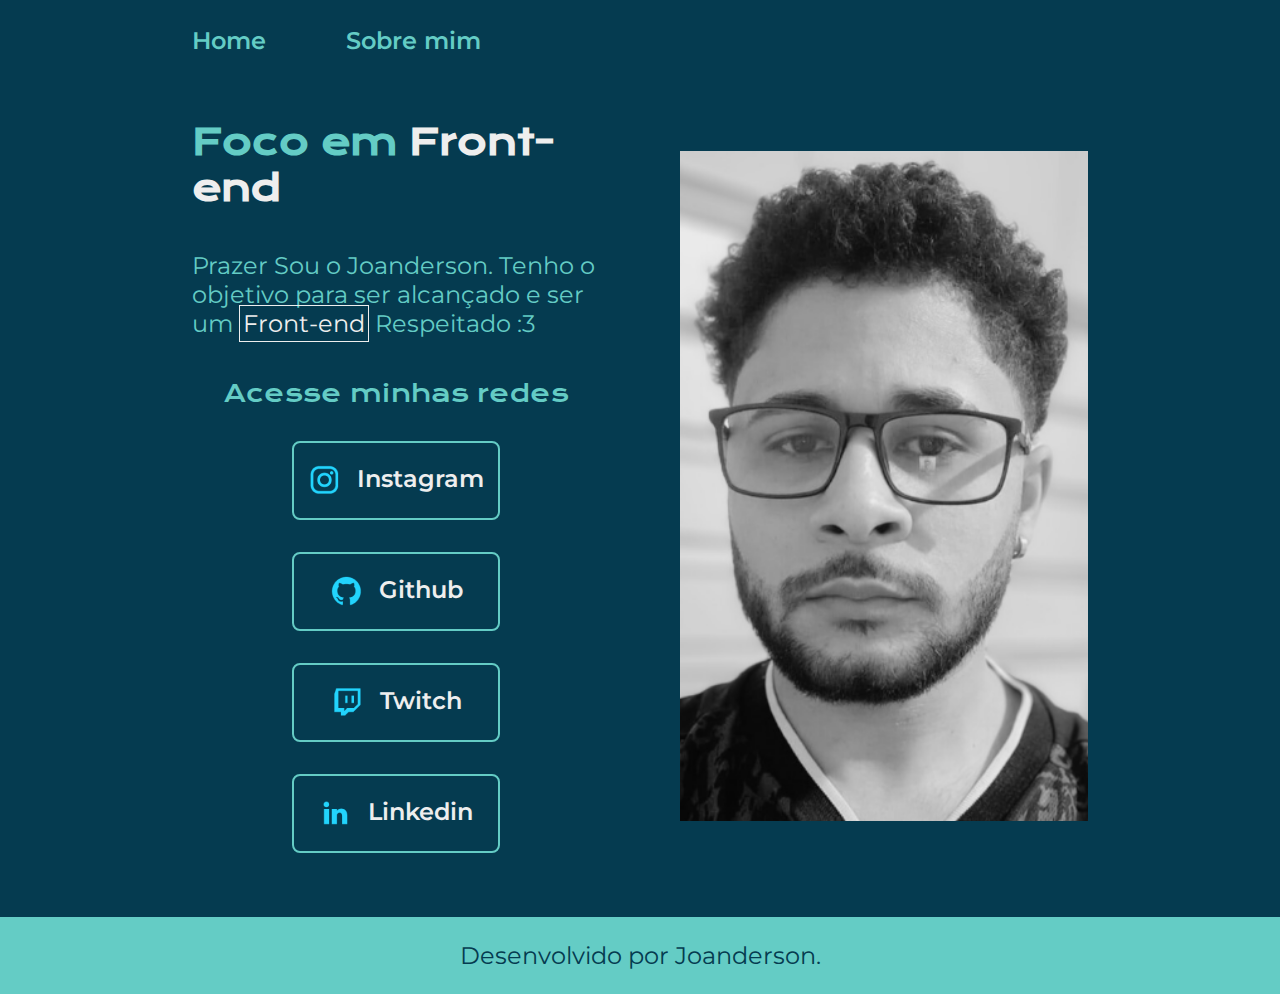
<file: index.html>
<!DOCTYPE html>
<html lang="pt-br">
  <head>
    <meta charset="UTF-8" />
    <meta http-equiv="X-UA-Compatible" content="IE=edge" />
    <meta name="viewport" content="width=device-width, initial-scale=1.0" />
    <title>Portfolio</title>
    <link rel="stylesheet" href="./style/style.css" />
  </head>
  <body>
    <header class="cabecalho">
      <nav class="cabecalho__menu">
        <a class="cabecalho__menu__link" href="index.html">Home</a>
        <a class="cabecalho__menu__link" href="about.html">Sobre mim</a>
      </nav>
    </header>
    <main class="apresentacao">
      <section class="apresentacao__conteudo">
        <h1 class="apresentacao__conteudo__titulo">
          Foco em <strong class="Titulo-destaque">Front-end</strong>
        </h1>
        <p class="apresentacao__conteudo__texto">
          Prazer Sou o Joanderson. Tenho o objetivo para ser alcançado e ser um
          <span>Front-end</span> Respeitado :3
        </p>
        <div class="apresentacao__links">
          <h2 class="apresentacap__links__subtitulo">Acesse minhas redes</h2>
          <a
            class="apresentacao__links__navegacao"
            href="https://www.instagram.com/joanderson_n/"
            target="_blank"
          >
            <img src="./assets/instagram.png" /> Instagram</a
          >
          <a
            class="apresentacao__links__navegacao"
            href="https://github.com/JoandersonOliveiradaSilva"
            target="_blank"
          >
            <img src="./assets/github.png" /> Github</a
          >
          <a
            class="apresentacao__links__navegacao"
            href="https://www.twitch.tv/jsdarkk"
            target="_blank"
          >
            <img src="./assets/twitch.png" /> Twitch</a
          >
          <a
            class="apresentacao__links__navegacao"
            href="https://www.linkedin.com/in/joanderson-oliveira-004431278/"
            target="_blank"
          >
            <img src="./assets/linkedin.png" /> Linkedin</a
          >
        </div>
      </section>
      <img
        class="apresentacao__imagem"
        src="./assets/perfil 2_resized.jpg"
        alt="Joanderson"
      />
    </main>
    <footer class="rodape">
      <p>Desenvolvido por Joanderson.</p>
    </footer>
  </body>
</html>
</file>
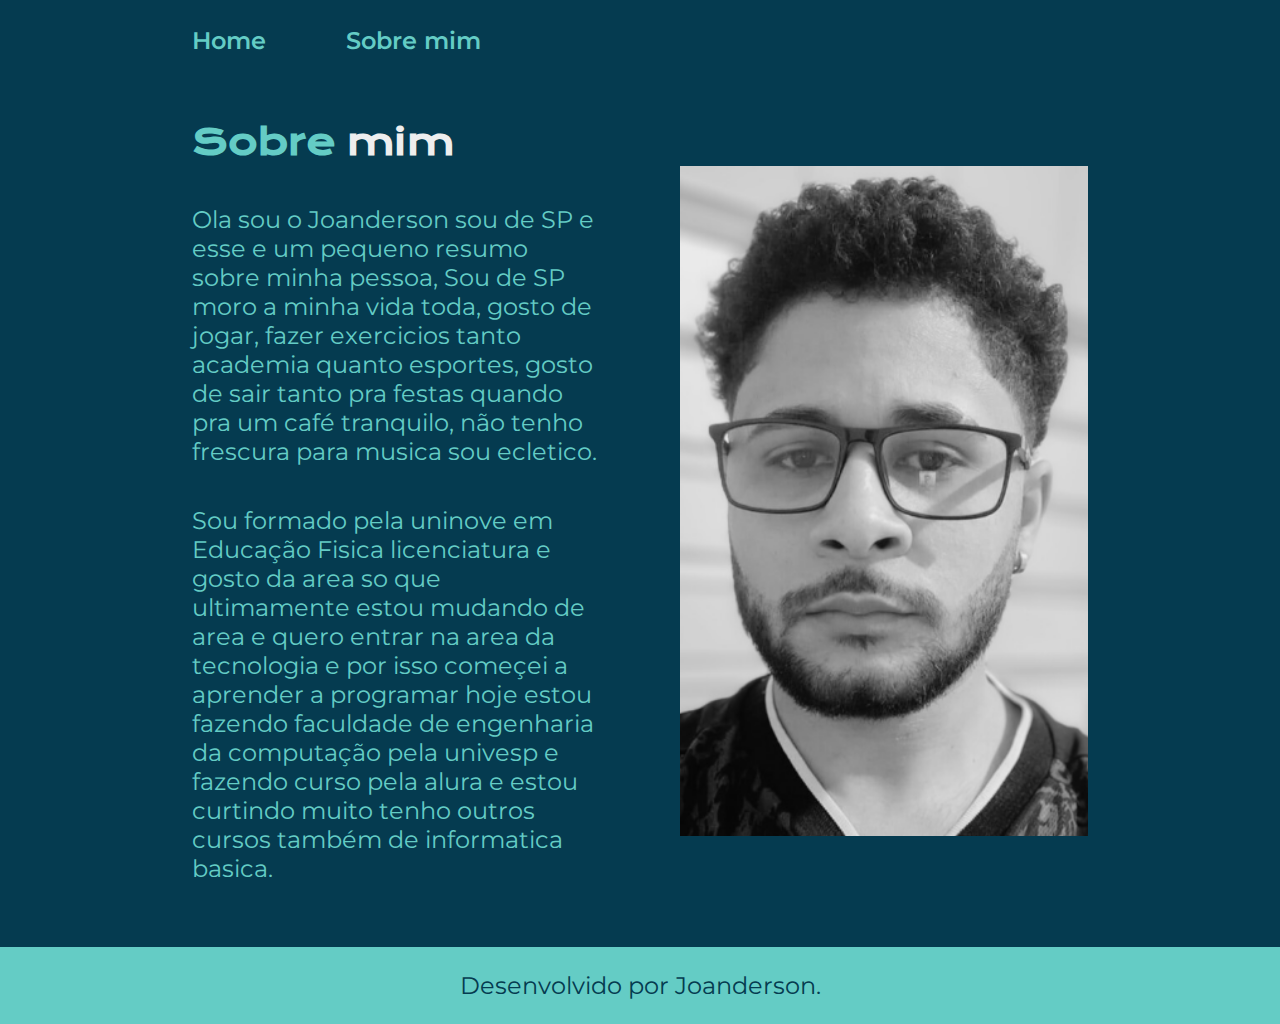
<file: about.html>
<!DOCTYPE html>
<html lang="pt-br">
  <head>
    <meta charset="UTF-8" />
    <meta http-equiv="X-UA-Compatible" content="IE=edge" />
    <meta name="viewport" content="width=device-width, initial-scale=1.0" />
    <title>Sobre mim</title>
    <link rel="stylesheet" href="./style/style.css" />
  </head>
  <body>
    <header class="cabecalho">
      <nav class="cabecalho__menu">
        <a class="cabecalho__menu__link" href="index.html">Home</a>
        <a class="cabecalho__menu__link" href="about.html">Sobre mim</a>
      </nav>
    </header>
    <main class="apresentacao">
      <section class="apresentacao__conteudo">
        <h1 class="apresentacao__conteudo__titulo">
          Sobre <strong class="Titulo-destaque">mim</strong>
        </h1>
        <p class="apresentacao__conteudo__texto">
          Ola sou o Joanderson sou de SP e esse e um pequeno resumo sobre minha
          pessoa, Sou de SP moro a minha vida toda, gosto de jogar, fazer
          exercicios tanto academia quanto esportes, gosto de sair tanto pra
          festas quando pra um café tranquilo, não tenho frescura para musica
          sou ecletico.
        </p>
        <p class="apresentacao__conteudo__texto">
          Sou formado pela uninove em Educação Fisica licenciatura e gosto da
          area so que ultimamente estou mudando de area e quero entrar na area
          da tecnologia e por isso começei a aprender a programar hoje estou
          fazendo faculdade de engenharia da computação pela univesp e fazendo
          curso pela alura e estou curtindo muito tenho outros cursos também de
          informatica basica.
        </p>
      </section>
      <img
        class="apresentacao__imagem"
        src="./assets/perfil 2_resized.jpg"
        alt="Joanderson"
      />
    </main>
    <footer class="rodape">
      <p>Desenvolvido por Joanderson.</p>
    </footer>
  </body>
</html>
</file>
<file: style/style.css>
@import url("https://fonts.googleapis.com/css2?family=Krona+One&family=Montserrat:wght@400;600&display=swap");
:root {
  --cor-primaria: #053b50;
  --cor-secundaria: #64ccc5;
  --cor-terciaria: #eeeeee;
  --cor-hover: #176b87;

  --fonte-primaria: "Krona One", sans-serif;
  --fonte-secundaria: "Montserrat", sans-serif;
}

* {
  margin: 0;
  padding: 0;
}

body {
  /* height: 100vh; */
  box-sizing: border-box;
  background-color: var(--cor-primaria);
  color: var(--cor-secundaria);
}

.cabecalho {
  padding: 2% 0% 0% 15%;
}

.cabecalho__menu {
  display: flex;
  gap: 80px;
}

.cabecalho__menu__link {
  font-family: var(--fonte-secundaria);
  font-size: 1.5rem;
  font-weight: 600;
  color: var(--cor-secundaria);
  text-decoration: none;
}

.apresentacao {
  padding: 5% 15%;
  display: flex;
  align-items: center;
  justify-content: space-between;
  gap: 80px;
}

.apresentacao__conteudo {
  width: 50%;
  display: flex;
  flex-direction: column;
  gap: 40px;
}

.apresentacao__conteudo__titulo {
  font-size: 2.25rem;
  font-family: var(--fonte-primaria);
}

span {
  color: var(--cor-terciaria);
  border: 1px solid var(--cor-terciaria);
  padding: 3px;
}

span:hover {
  background-color: var(--cor-secundaria);
}

.Titulo-destaque {
  color: var(--cor-terciaria);
}

.apresentacao__conteudo__texto {
  font-size: 1.5rem;
  font-family: var(--fonte-secundaria);
}

.apresentacao__links {
  display: flex;
  flex-direction: column;
  justify-content: space-between;
  align-items: center;
  gap: 32px;
}

.apresentacap__links__subtitulo {
  font-family: var(--fonte-primaria);
  font-weight: 400;
  font-size: 1.5rem;
}

.apresentacao__links__navegacao {
  /* background-color: var(--cor-secundaria); */
  display: flex;
  justify-content: center;
  gap: 16px;
  border: 2px solid var(--cor-secundaria);
  width: 50%;
  text-align: center;
  border-radius: 8px;
  font-size: 1.5rem;
  font-weight: 600;
  padding: 21.5px 0;
  text-decoration: none;
  color: var(--cor-terciaria);
  font-family: var(--fonte-secundaria);
}

.apresentacao__links__navegacao:hover {
  background-color: var(--cor-hover);
}

.apresentacao__imagem {
  width: 50%;
}

.rodape {
  padding: 24px;
  color: var(--cor-primaria);
  background-color: var(--cor-secundaria);
  text-align: center;
  font-family: var(--fonte-secundaria);
  font-size: 1.5rem;
  font-weight: 400;
}

@media (max-width: 1200px) {
  .cabecalho {
    padding: 10%;
  }

  .cabecalho__menu {
    justify-content: center;
  }

  .apresentacao {
    flex-direction: column-reverse;
    padding: 5%;
  }

  .apresentacao__conteudo {
    width: auto;
  }
}
</file>
